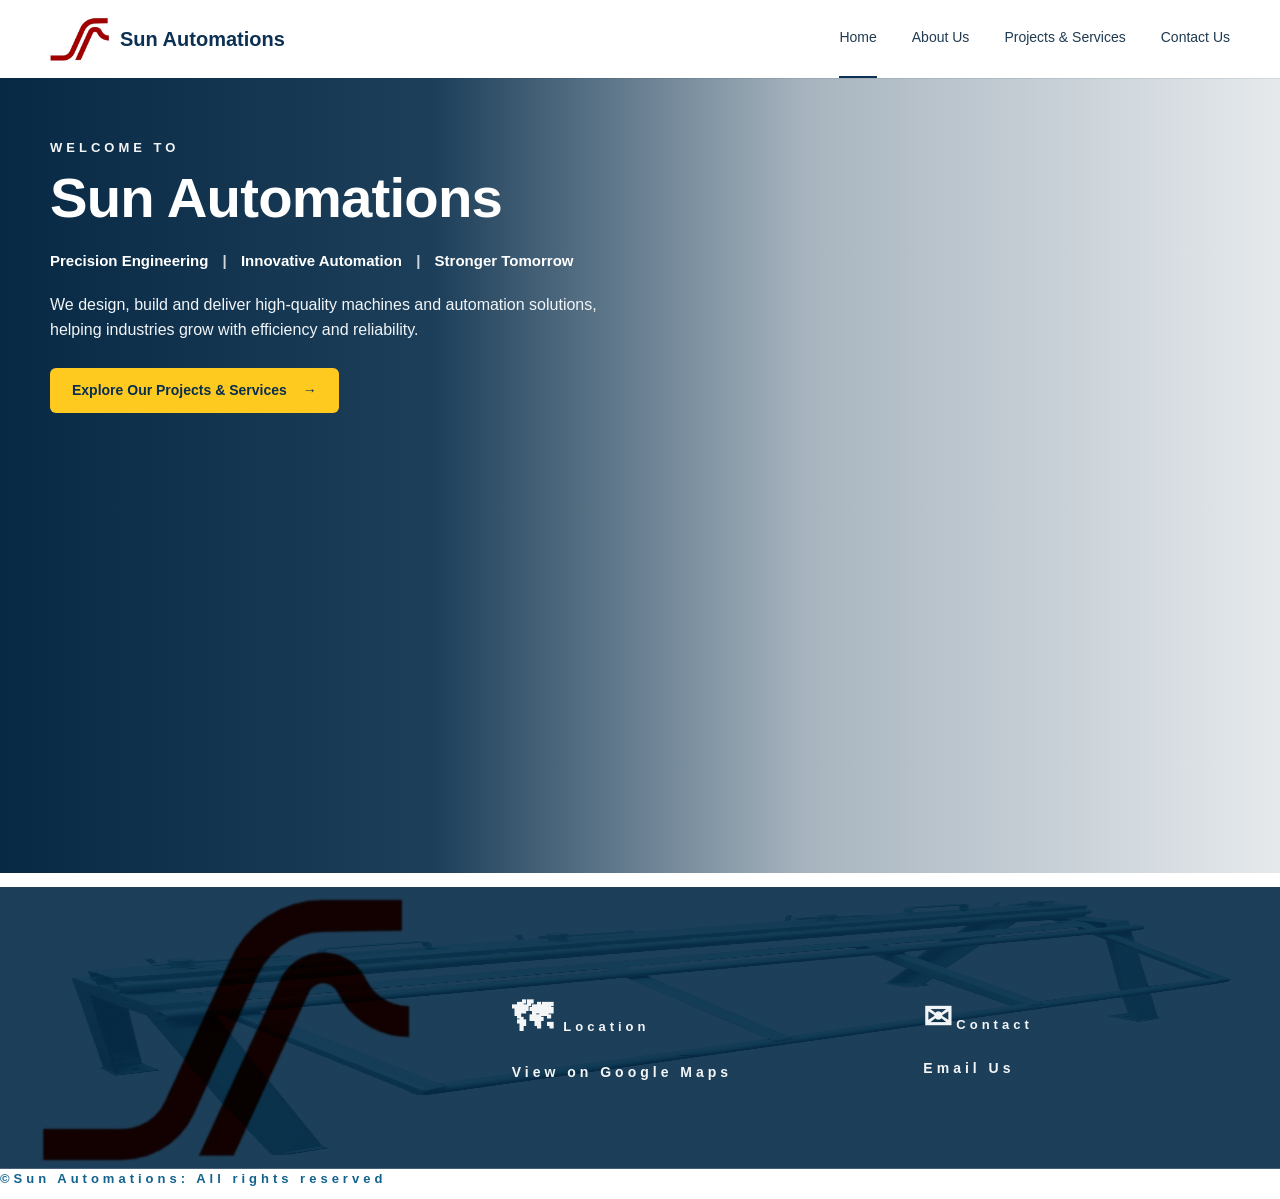
<file: index.html>
<!DOCTYPE html>
<html lang="en">
<head>
  <meta charset="UTF-8" />
  <meta name="viewport" content="width=device-width, initial-scale=1.0" />
  <meta name="description" content="Sun Automations" />
  <title>Sun Automations</title>
  <link rel="stylesheet" href="./style.css" />
</head>
<body>
  <header class="site-header">
    <div class="container nav-wrap">
      <a class="brand" href="#home" aria-label="Sun Automations home">
        <span class="brand-item">
          <span class="logo" aria-hidden="true"><img src="./Assets/Logo.jpeg" alt="Logo icon" /></span>
          <span>Sun Automations</span>
        </span>
      </a>

      <button class="menu-toggle" aria-label="Toggle navigation" aria-expanded="false">☰</button>
      <nav class="main-nav" aria-label="Main navigation">
        <a class="active" href="./index.html">Home</a>
        <a href="./about.html">About Us</a>
        <a href="./projects.html">Projects &amp; Services</a>
        <a href="./contact.html">Contact Us</a>
      </nav>
    </div>
  </header>
    <main>
    <section id="home" class="home">
      <div class="container hero-content">
        <div class="hero-copy">
          <p class="eyebrow light">WELCOME TO</p>
          <h1>Sun Automations</h1>
          <p class="tagline">Precision Engineering <span>|</span> Innovative Automation <span>|</span> Stronger Tomorrow</p>
          <p class="hero-description">We design, build and deliver high-quality machines and automation solutions, helping industries grow with efficiency and reliability.</p>
          <a class="btn btn-primary" href="./projects.html">Explore Our Projects &amp; Services <span>→</span></a>
        </div>
      </div>
    <div class="image-slider">
    <img src="./Assets/Background.jpeg" alt="Image 1">
    <img src="./Assets/footer.jpeg" alt="Image 2">
    <img src="./Assets/machine1.jpeg" alt="Image 3">
    <img src="./Assets/machine2.jpeg" alt="Image 4">
    </div>
    </section>
  </main>
  <footer>
  <section id="home" class="footer">
    <div class="footer-overlay"></div>
  <div class="footer-section footer-brand">
    <img src="./Assets/Logo.jpeg" alt="Sun Automations Logo" class="footer-logo" />
  </div>
  <div class="footer-section">
    <h3 class="eyebrow light"><span style='font-size:40px;'>&#128506;</span> Location</h3>
    <p class="eyebrow light"> <a href="https://maps.app.goo.gl/ydB1p9qRb4KfrKTp9?g_st=aw" target="_blank" rel="Company Location">View on Google Maps</a></p>
  </div>

  <div class="footer-section">
    <h3 class="eyebrow light"><span style='font-size:35px;'> ✉</span>Contact </h3>
    <p class="eyebrow light">
  <a href="https://mail.google.com/mail/?view=cm&fs=1&to=sunautomats@gmail.com"
     target="_blank">Email Us </a>
</p>
  </div>

  </section><p class="eyebrow">©Sun Automations: All rights reserved</p>
</footer>
<script>
    const toggle = document.querySelector('.menu-toggle');
    const nav = document.querySelector('.main-nav');
    toggle.addEventListener('click', () => {
      const open = nav.classList.toggle('open');
      toggle.setAttribute('aria-expanded', open);
    });
    nav.querySelectorAll('a').forEach(link => link.addEventListener('click', () => nav.classList.remove('open')));
  </script>
</body>
</html>
</file>
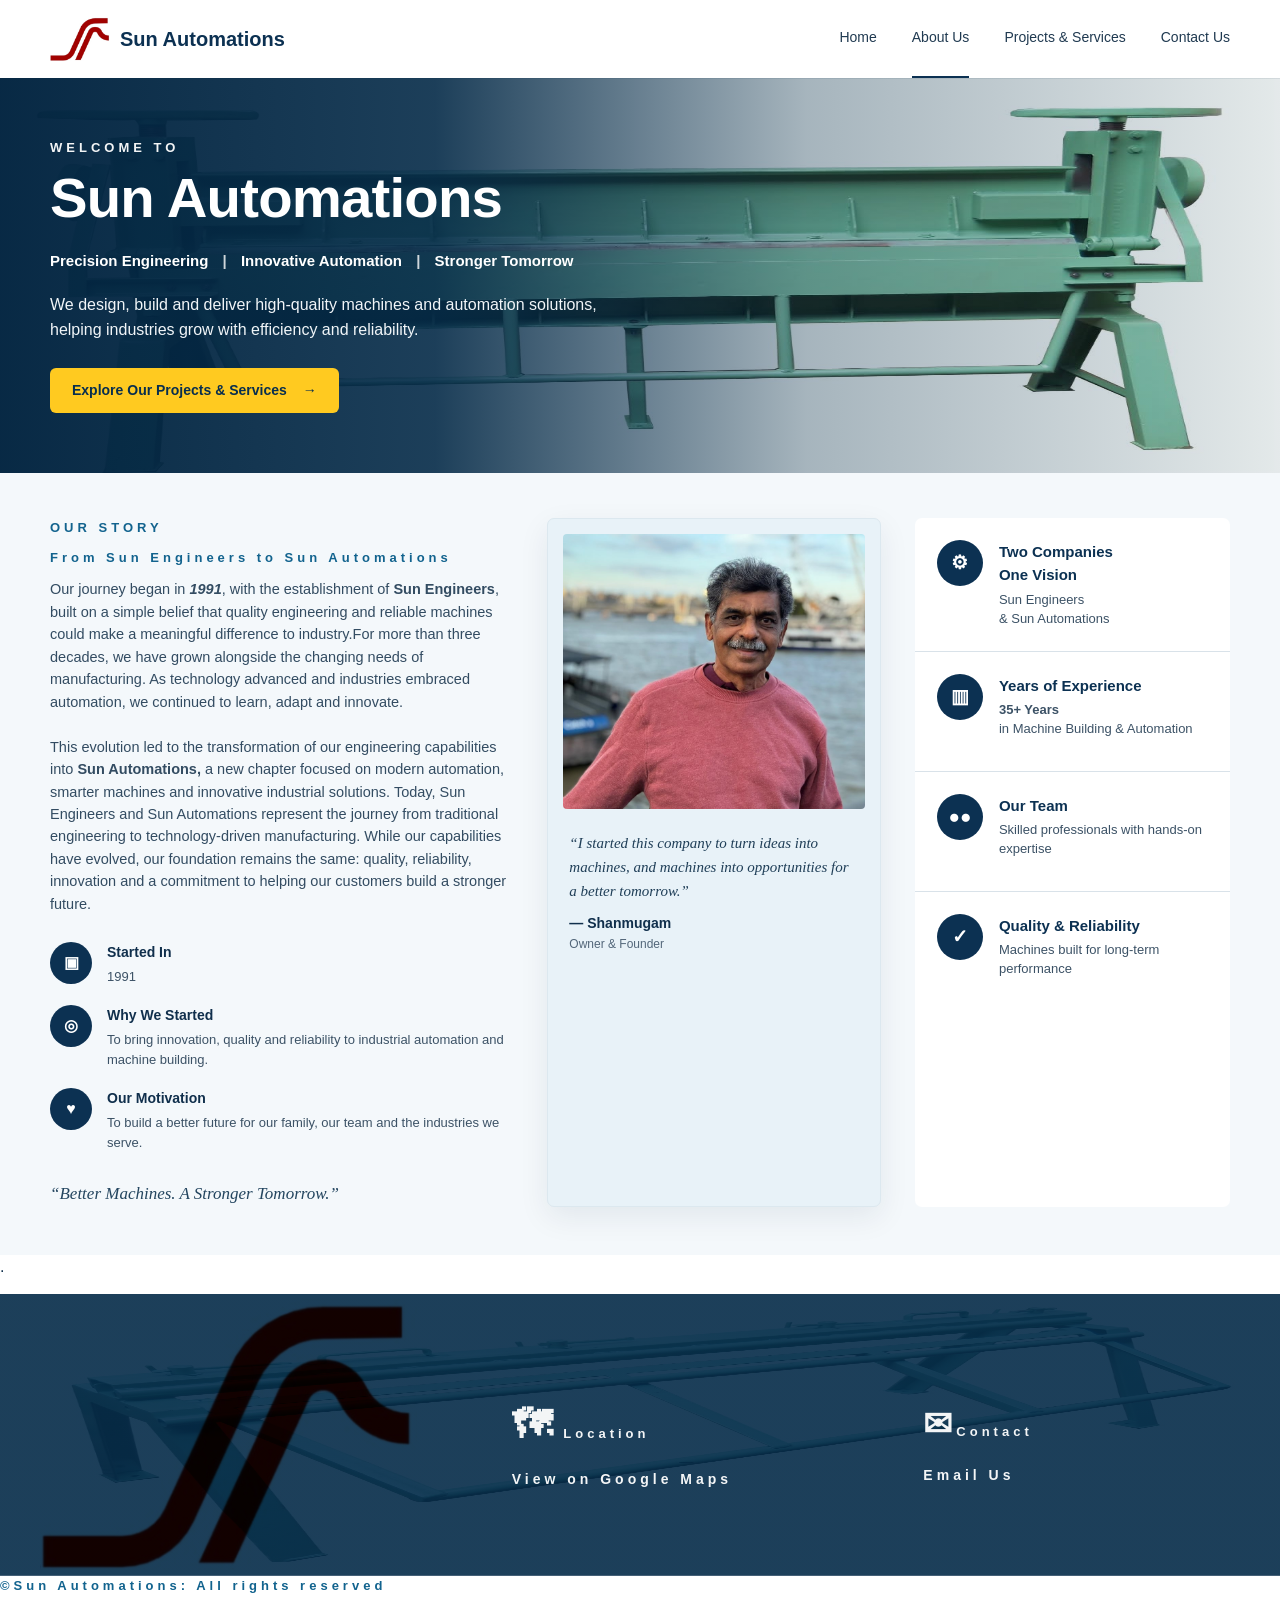
<file: about.html>
<!DOCTYPE html>
<html lang="en">
<head>
  <meta charset="UTF-8" />
  <meta name="viewport" content="width=device-width, initial-scale=1.0" />
  <meta name="description" content="Sun Automations" />
  <title>About Us | Sun Automations</title>
  <link rel="stylesheet" href="./style.css" />
</head>
<body>
  <header class="site-header">
    <div class="container nav-wrap">
      <a class="brand" href="#home" aria-label="Sun Automations home">
        <span class="brand-item">
          <span class="logo" aria-hidden="true"><img src="./Assets/Logo.jpeg" alt="Logo icon" /></span>
          <span>Sun Automations</span>
        </span>
      </a>

      <button class="menu-toggle" aria-label="Toggle navigation" aria-expanded="false">☰</button>
      <nav class="main-nav" aria-label="Main navigation">
        <a href="./index.html">Home</a>
        <a class="active" href="./about.html">About Us</a>
        <a href="./projects.html">Projects &amp; Services</a>
        <a href="./contact.html">Contact Us</a>
      </nav>
    </div>
  </header>

  <main>
    <section id="home" class="hero">
      <div class="hero-overlay"></div>
      <div class="container hero-content">
        <div class="hero-copy">
          <p class="eyebrow light">WELCOME TO</p>
          <h1>Sun Automations</h1>
          <p class="tagline">Precision Engineering <span>|</span> Innovative Automation <span>|</span> Stronger Tomorrow</p>
          <p class="hero-description">We design, build and deliver high-quality machines and automation solutions, helping industries grow with efficiency and reliability.</p>
          <a class="btn btn-primary" href="./projects.html">Explore Our Projects &amp; Services <span>→</span></a>
        </div>
      </div>
    </section>

    <section id="about" class="story section">
      <div class="container story-grid">
        <div class="story-copy">
          <p class="eyebrow">OUR STORY</p>
          <p class="eyebrow">From Sun Engineers to Sun Automations</p>
          <p>Our journey began in <b><i>1991</i></b>, with the establishment of <b>Sun Engineers</b>, built on a simple belief that quality engineering and reliable machines could make a meaningful difference to industry.For more than three decades, we have grown alongside the changing needs of manufacturing. As technology advanced and industries embraced automation, we continued to learn, adapt and innovate. <br /> 
            <br />
            This evolution led to the transformation of our engineering capabilities into <b>Sun Automations, </b>a new chapter focused on modern automation, smarter machines and innovative industrial solutions. Today, Sun Engineers and Sun Automations represent the journey from traditional engineering to technology-driven manufacturing. While our capabilities have evolved, our foundation remains the same: quality, reliability, innovation and a commitment to helping our customers build a stronger future.</p>

          <div class="story-points">
            <article class="story-point">
              <div class="icon-circle">▣</div>
              <div><h3>Started In</h3><p>1991</p></div>
            </article>
            <article class="story-point">
              <div class="icon-circle">◎</div>
              <div><h3>Why We Started</h3><p>To bring innovation, quality and reliability to industrial automation and machine building.</p></div>
            </article>
            <article class="story-point">
              <div class="icon-circle">♥</div>
              <div><h3>Our Motivation</h3><p>To build a better future for our family, our team and the industries we serve.</p></div>
            </article>
          </div>

          <p class="signature-quote">“Better Machines. A Stronger Tomorrow.”</p>
        </div>

        <div class="founder-card">
          <img src="./Assets/Founder.jpeg" alt="Shanmugam, owner and founder" />
          <blockquote>“I started this company to turn ideas into machines, and machines into opportunities for a better tomorrow.”</blockquote>
          <p class="quote-author">— Shanmugam</p>
          <p class="quote-role">Owner &amp; Founder</p>
        </div>

        <aside class="facts">
          <div class="fact">
            <div class="fact-icon">⚙</div>
            <div><h3>Two Companies<br />One Vision</h3><p>Sun Engineers<br />&amp; Sun Automations</p></div>
          </div>
          <div class="fact">
            <div class="fact-icon">▥</div>
            <div><h3>Years of Experience</h3><p><strong>35+ Years</strong><br />in Machine Building &amp; Automation</p></div>
          </div>
          <div class="fact">
            <div class="fact-icon">●●</div>
            <div><h3>Our Team</h3><p>Skilled professionals with hands-on expertise</p></div>
          </div>
          <div class="fact">
            <div class="fact-icon">✓</div>
            <div><h3>Quality &amp; Reliability</h3><p>Machines built for long-term performance</p></div>
          </div>
        </aside>
      </div>
    </section>
  </main>
  <footer>.
  <section id="home" class="footer">
    <div class="footer-overlay"></div>
  <div class="footer-section footer-brand">
    <img src="./Assets/Logo.jpeg" alt="Sun Automations Logo" class="footer-logo" />
  </div>
  <div class="footer-section">
    <h3 class="eyebrow light"><span style='font-size:40px;'>&#128506;</span> Location</h3>
    <p class="eyebrow light"> <a href="https://maps.app.goo.gl/ydB1p9qRb4KfrKTp9?g_st=aw" target="_blank" rel="Company Location">View on Google Maps</a></p>
  </div>

  <div class="footer-section">
    <h3 class="eyebrow light"><span style='font-size:35px;'> ✉</span>Contact </h3>
    <p class="eyebrow light">
  <a href="https://mail.google.com/mail/?view=cm&fs=1&to=sunautomats@gmail.com"
     target="_blank">Email Us </a>
</p>
  </div>

  </section><p class="eyebrow">©Sun Automations: All rights reserved</p>
</footer>
<script>
    const toggle = document.querySelector('.menu-toggle');
    const nav = document.querySelector('.main-nav');
    toggle.addEventListener('click', () => {
      const open = nav.classList.toggle('open');
      toggle.setAttribute('aria-expanded', open);
    });
    nav.querySelectorAll('a').forEach(link => link.addEventListener('click', () => nav.classList.remove('open')));
  </script>
</body>
</html>
</file>
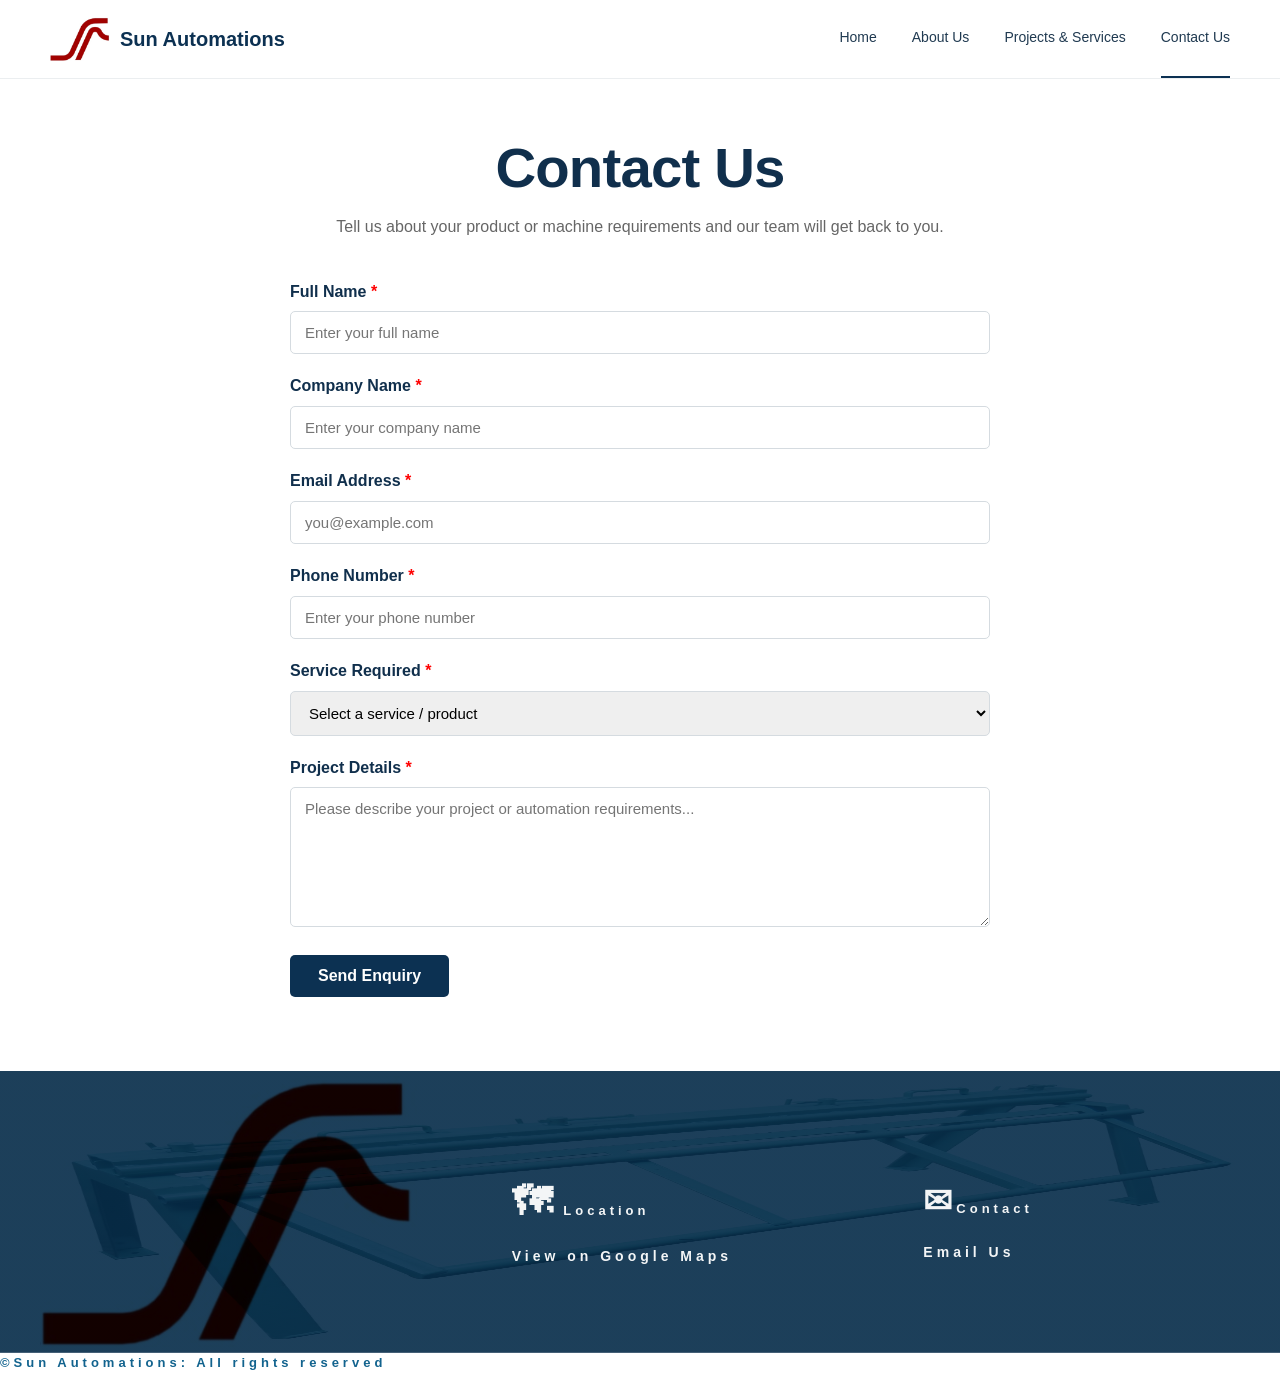
<file: contact.html>
<!DOCTYPE html>
<html lang="en">
<head>
  <meta charset="UTF-8" />
  <meta name="viewport" content="width=device-width, initial-scale=1.0" />
  <meta name="description" content="Sun Automations" />
  <title>Contact Us | Sun Automations</title>
  <link rel="stylesheet" href="./style.css" />
</head>
<body>
  <header class="site-header">
    <div class="container nav-wrap">
      <a class="brand" href="#home" aria-label="Sun Automations home">
        <span class="brand-item">
          <span class="logo" aria-hidden="true"><img src="./Assets/Logo.jpeg" alt="Logo icon" /></span>
          <span>Sun Automations</span>
        </span>
      </a>

      <button class="menu-toggle" aria-label="Toggle navigation" aria-expanded="false">☰</button>
      <nav class="main-nav" aria-label="Main navigation">
        <a href="./index.html">Home</a>
        <a href="./about.html">About Us</a>
        <a href="./projects.html">Projects &amp; Services</a>
        <a class="active" href="./contact.html">Contact Us</a>
      </nav>
    </div>
  </header>
    <main>
        <section class="contact-page">

            <div class="container">

                <div class="contact-heading">

                    <h1>Contact Us</h1>

                    <p>
                       Tell us about your product or machine requirements
    and our team will get back to you.
                    </p>

                </div>


                <!-- CONTACT FORM -->

                <form class="contact-form"
                      action="./send-email.php"
                      method="POST">

                    <!-- NAME -->
                    <div class="form-group">

                        <label for="name">
                            Full Name <span class="required">*</span>
                        </label>

                        <input
                            type="text"
                            id="name"
                            name="name"
                            placeholder="Enter your full name"
                            required
                        >

                    </div>


                    <!-- COMPANY -->
                    <div class="form-group">

                        <label for="company">
                            Company Name <span class="required">*</span>
                        </label>

                        <input
                            type="text"
                            id="company"
                            name="company"
                            placeholder="Enter your company name"
                            required
                        >

                    </div>


                    <!-- EMAIL -->
                    <div class="form-group">

                        <label for="email">
                            Email Address <span class="required">*</span>
                        </label>

                        <input
                            type="email"
                            id="email"
                            name="email"
                            placeholder="you@example.com"
                            required
                        >

                    </div>


                    <!-- PHONE -->
                    <div class="form-group">

                        <label for="phone">
                            Phone Number <span class="required">*</span>
                        </label>

                        <input
                            type="tel"
                            id="phone"
                            name="phone"
                            placeholder="Enter your phone number"
                            required
                        >

                    </div>


                    <!-- SERVICE -->
                    <div class="form-group">

                        <label for="service">
                            Service Required <span class="required">*</span>
                        </label>

                        <select id="service" name="service" required>

    <option value="">Select a service / product</option>

    <optgroup label="Belt Conveyor Parts">
        <option value="Steel Tube Conveyor Rollers">
            Steel Tube Conveyor Rollers
        </option>

        <option value="Drive Pulley for Belt Conveyor">
            Drive Pulley for Belt Conveyor
        </option>

        <option value="Tail Pulley for Belt Conveyor">
            Tail Pulley for Belt Conveyor
        </option>

        <option value="Guide Rollers">
            Guide Rollers
        </option>

        <option value="Impact Rollers">
            Impact Rollers
        </option>

        <option value="Idler Roller Frames">
            Idler Roller Frames
        </option>

        <option value="Return Rollers">
            Return Rollers
        </option>

        <option value="Return Roller Mounting Brackets">
            Return Roller Mounting Brackets
        </option>

        <option value="Belt Adjustment Attachment">
            Belt Adjustment Attachment
        </option>
    </optgroup>


    <optgroup label="Industrial Spare Parts">
        <option value="Sugar Mill Spare Parts">
            Sugar Mill Spare Parts
        </option>

        <option value="Paper Mill Spare Parts">
            Paper Mill Spare Parts
        </option>

        <option value="Cement Plant Spare Parts">
            Cement Plant Spare Parts
        </option>
    </optgroup>


    <optgroup label="Machines">
        <option value="Concrete Block Machine">
            Concrete Block Machines
        </option>

        <option value="Paver Block Machine">
            Paver Block Machines
        </option>

        <option value="Interlock Block Machine">
            Interlock Block Machines
        </option>

        <option value="Multicolour Paver Block Machine">
            Multicolour Paver Block Machines
        </option>

        <option value="Hydraulic Deep Drawing Press">
            Hydraulic Deep Drawing Press
        </option>

        <option value="Profile Bending Machine">
            Profile Bending Machines
        </option>
    </optgroup>

</select>

                    </div>


                    <!-- PROJECT DETAILS -->
                    <div class="form-group">

                        <label for="message">
                            Project Details <span class="required">*</span>
                        </label>

                        <textarea
                            id="message"
                            name="message"
                            rows="6"
                            placeholder="Please describe your project or automation requirements..."
                            required
                        ></textarea>

                    </div>


                    <!-- SUBMIT -->
                    <button type="submit">
                        Send Enquiry
                    </button>

                </form>

            </div>

        </section>
  </main>
  <footer>
  <section id="home" class="footer">
    <div class="footer-overlay"></div>
  <div class="footer-section footer-brand">
    <img src="./Assets/Logo.jpeg" alt="Sun Automations Logo" class="footer-logo" />
  </div>
  <div class="footer-section">
    <h3 class="eyebrow light"><span style='font-size:40px;'>&#128506;</span> Location</h3>
    <p class="eyebrow light"> <a href="https://maps.app.goo.gl/ydB1p9qRb4KfrKTp9?g_st=aw" target="_blank" rel="Company Location">View on Google Maps</a></p>
  </div>

  <div class="footer-section">
    <h3 class="eyebrow light"><span style='font-size:35px;'> ✉</span>Contact </h3>
    <p class="eyebrow light">
  <a href="https://mail.google.com/mail/?view=cm&fs=1&to=sunautomats@gmail.com"
     target="_blank">Email Us </a>
</p>
  </div>

  </section><p class="eyebrow">©Sun Automations: All rights reserved</p>
</footer>
<script>
    const toggle = document.querySelector('.menu-toggle');
    const nav = document.querySelector('.main-nav');
    toggle.addEventListener('click', () => {
      const open = nav.classList.toggle('open');
      toggle.setAttribute('aria-expanded', open);
    });
    nav.querySelectorAll('a').forEach(link => link.addEventListener('click', () => nav.classList.remove('open')));
  </script>
</body>
</html>
</file>
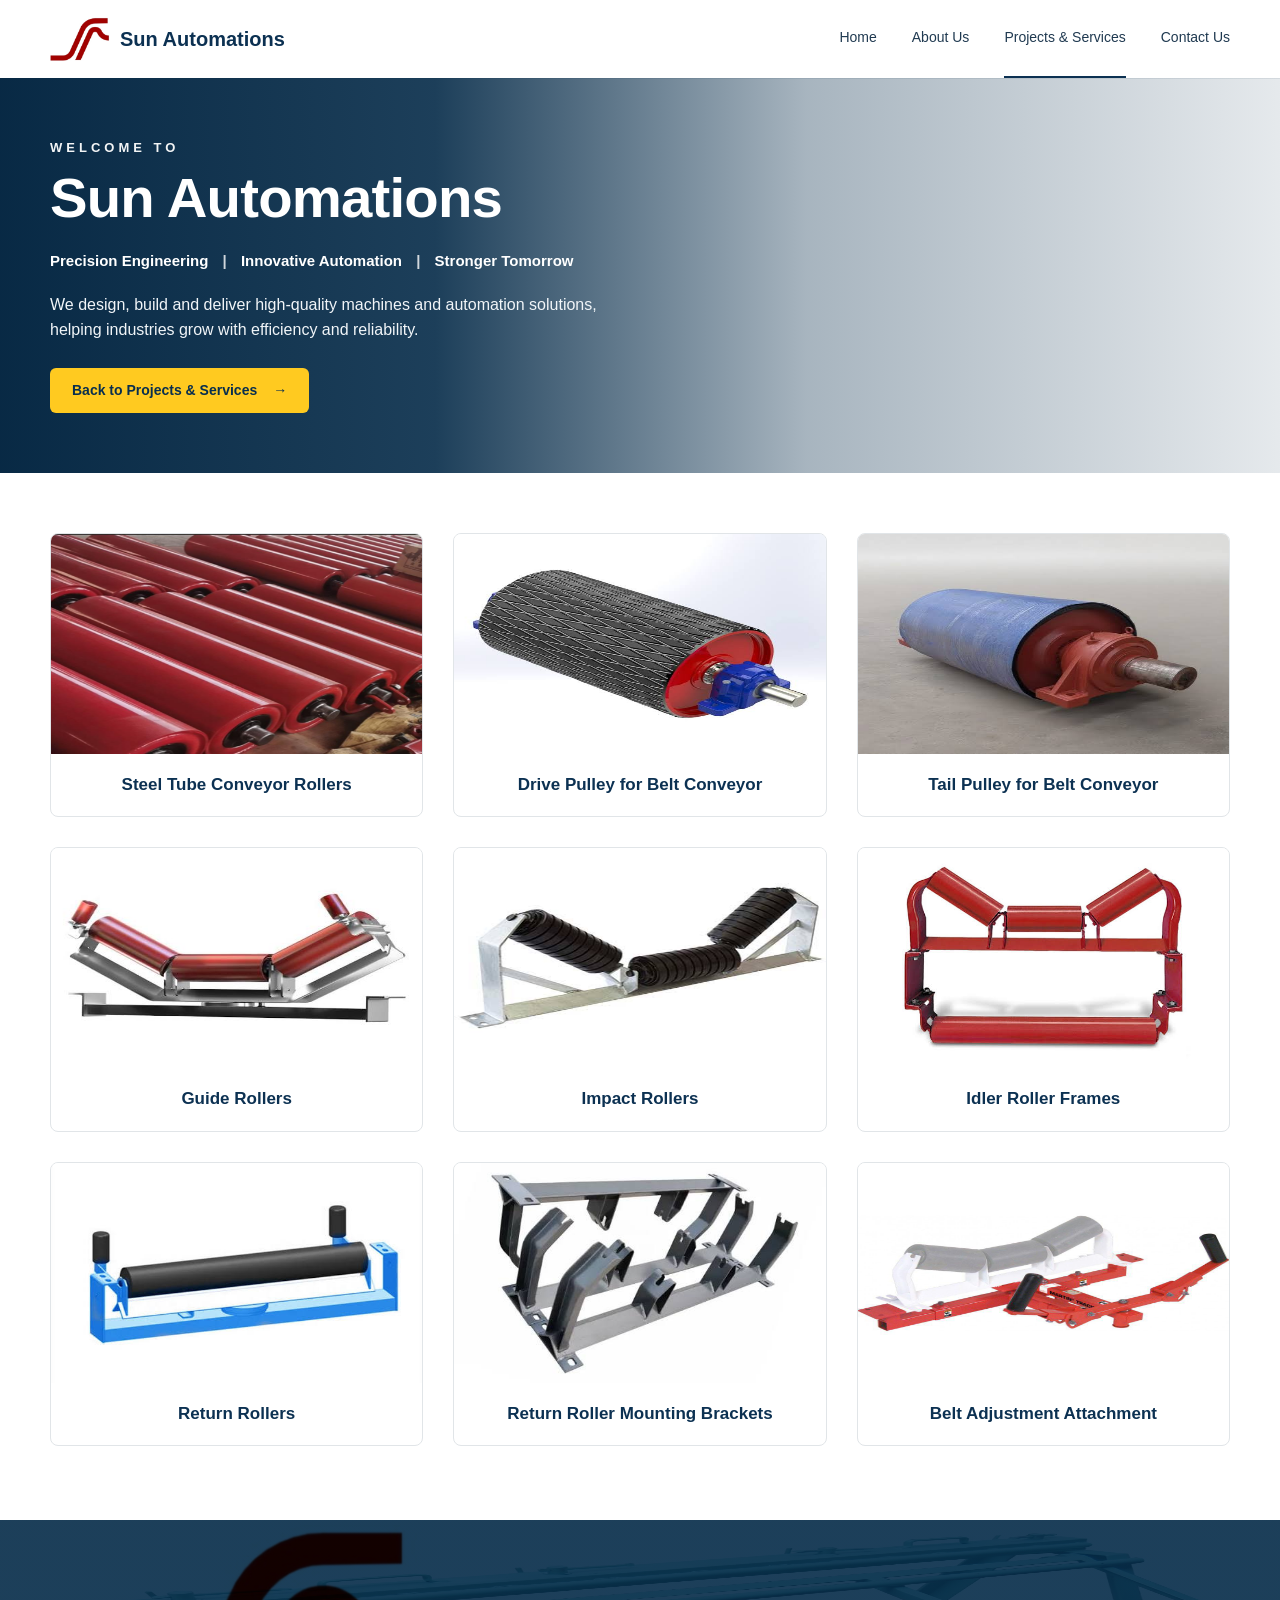
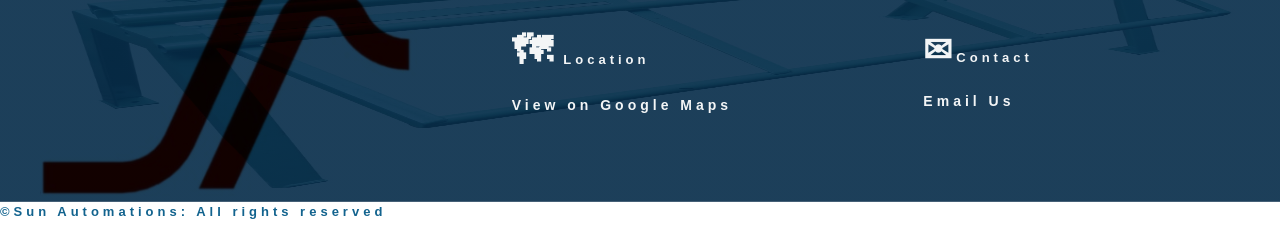
<file: conveyor.html>
<!DOCTYPE html>
<html lang="en">
<head>
  <meta charset="UTF-8" />
  <meta name="viewport" content="width=device-width, initial-scale=1.0" />
  <meta name="description" content="Sun Automations" />
  <title>Belt Conveyor Parts | Sun Automations</title>
  <link rel="stylesheet" href="./style.css" />
</head>
<body>
  <header class="site-header">
    <div class="container nav-wrap">
      <a class="brand" href="#home" aria-label="Sun Automations home">
        <span class="brand-item">
          <span class="logo" aria-hidden="true"><img src="./Assets/Logo.jpeg" alt="Logo icon" /></span>
          <span>Sun Automations</span>
        </span>
      </a>

      <button class="menu-toggle" aria-label="Toggle navigation" aria-expanded="false">☰</button>
      <nav class="main-nav" aria-label="Main navigation">
        <a href="./index.html">Home</a>
        <a href="./about.html">About Us</a>
        <a class="active" href="./projects.html">Projects &amp; Services</a>
        <a href="./contact.html">Contact Us</a>
      </nav>
    </div>
  </header>
    <main>
        <section id="home" class="home">
      <div class="container hero-content">
        <div class="hero-copy">
          <p class="eyebrow light">WELCOME TO</p>
          <h1>Sun Automations</h1>
          <p class="tagline">Precision Engineering <span>|</span> Innovative Automation <span>|</span> Stronger Tomorrow</p>
          <p class="hero-description">We design, build and deliver high-quality machines and automation solutions, helping industries grow with efficiency and reliability.</p>
          <a class="btn btn-primary" href="./projects.html">Back to Projects &amp; Services <span>→</span></a>
        </div>
      </div>
      </section>
      <section class="products-section">
    <div class="container">

        <div class="products-grid">

            <div class="product-card">
                <img src="./Assets/conveyors/steel.jfif" alt="Steel Tube Conveyor Rollers">
                <h3>Steel Tube Conveyor Rollers</h3>
            </div>

            <div class="product-card">
                <img src="./Assets/conveyors/drive.jfif" alt="Drive Pulley for Belt Conveyor">
                <h3>Drive Pulley for Belt Conveyor</h3>
            </div>

            <div class="product-card">
                <img src="./Assets/conveyors/tail.jfif" alt="Tail Pulley for Belt Conveyor">
                <h3>Tail Pulley for Belt Conveyor</h3>
            </div>

            <div class="product-card">
                <img src="./Assets/conveyors/guide.jfif" alt="Guide Rollers">
                <h3>Guide Rollers</h3>
            </div>

            <div class="product-card">
                <img src="./Assets/conveyors/impact.jfif" alt="Impact Rollers">
                <h3>Impact Rollers</h3>
            </div>

            <div class="product-card">
                <img src="./Assets/conveyors/idler.jfif" alt="Idler Roller Frames">
                <h3>Idler Roller Frames</h3>
            </div>

            <div class="product-card">
                <img src="./Assets/conveyors/return.jfif" alt="Return Rollers">
                <h3>Return Rollers</h3>
            </div>

            <div class="product-card">
                <img src="./Assets/conveyors/brackets.jfif" alt="Return Roller Mounting Brackets">
                <h3>Return Roller Mounting Brackets</h3>
            </div>

            <div class="product-card">
                <img src="./Assets/conveyors/adjustment.jfif" alt="Belt Adjustment Attachment">
                <h3>Belt Adjustment Attachment</h3>
            </div>

        </div>

    </div>
</section>
  </main>
  <footer>
  <section id="home" class="footer">
    <div class="footer-overlay"></div>
  <div class="footer-section footer-brand">
    <img src="./Assets/Logo.jpeg" alt="Sun Automations Logo" class="footer-logo" />
  </div>
  <div class="footer-section">
    <h3 class="eyebrow light"><span style='font-size:40px;'>&#128506;</span> Location</h3>
    <p class="eyebrow light"> <a href="https://maps.app.goo.gl/ydB1p9qRb4KfrKTp9?g_st=aw" target="_blank" rel="Company Location">View on Google Maps</a></p>
  </div>

  <div class="footer-section">
    <h3 class="eyebrow light"><span style='font-size:35px;'> ✉</span>Contact </h3>
    <p class="eyebrow light">
  <a href="https://mail.google.com/mail/?view=cm&fs=1&to=sunautomats@gmail.com"
     target="_blank">Email Us </a>
</p>
  </div>

  </section><p class="eyebrow">©Sun Automations: All rights reserved</p>
</footer>
<script>
    const toggle = document.querySelector('.menu-toggle');
    const nav = document.querySelector('.main-nav');
    toggle.addEventListener('click', () => {
      const open = nav.classList.toggle('open');
      toggle.setAttribute('aria-expanded', open);
    });
    nav.querySelectorAll('a').forEach(link => link.addEventListener('click', () => nav.classList.remove('open')));
  </script>
</body>
</html>
</file>
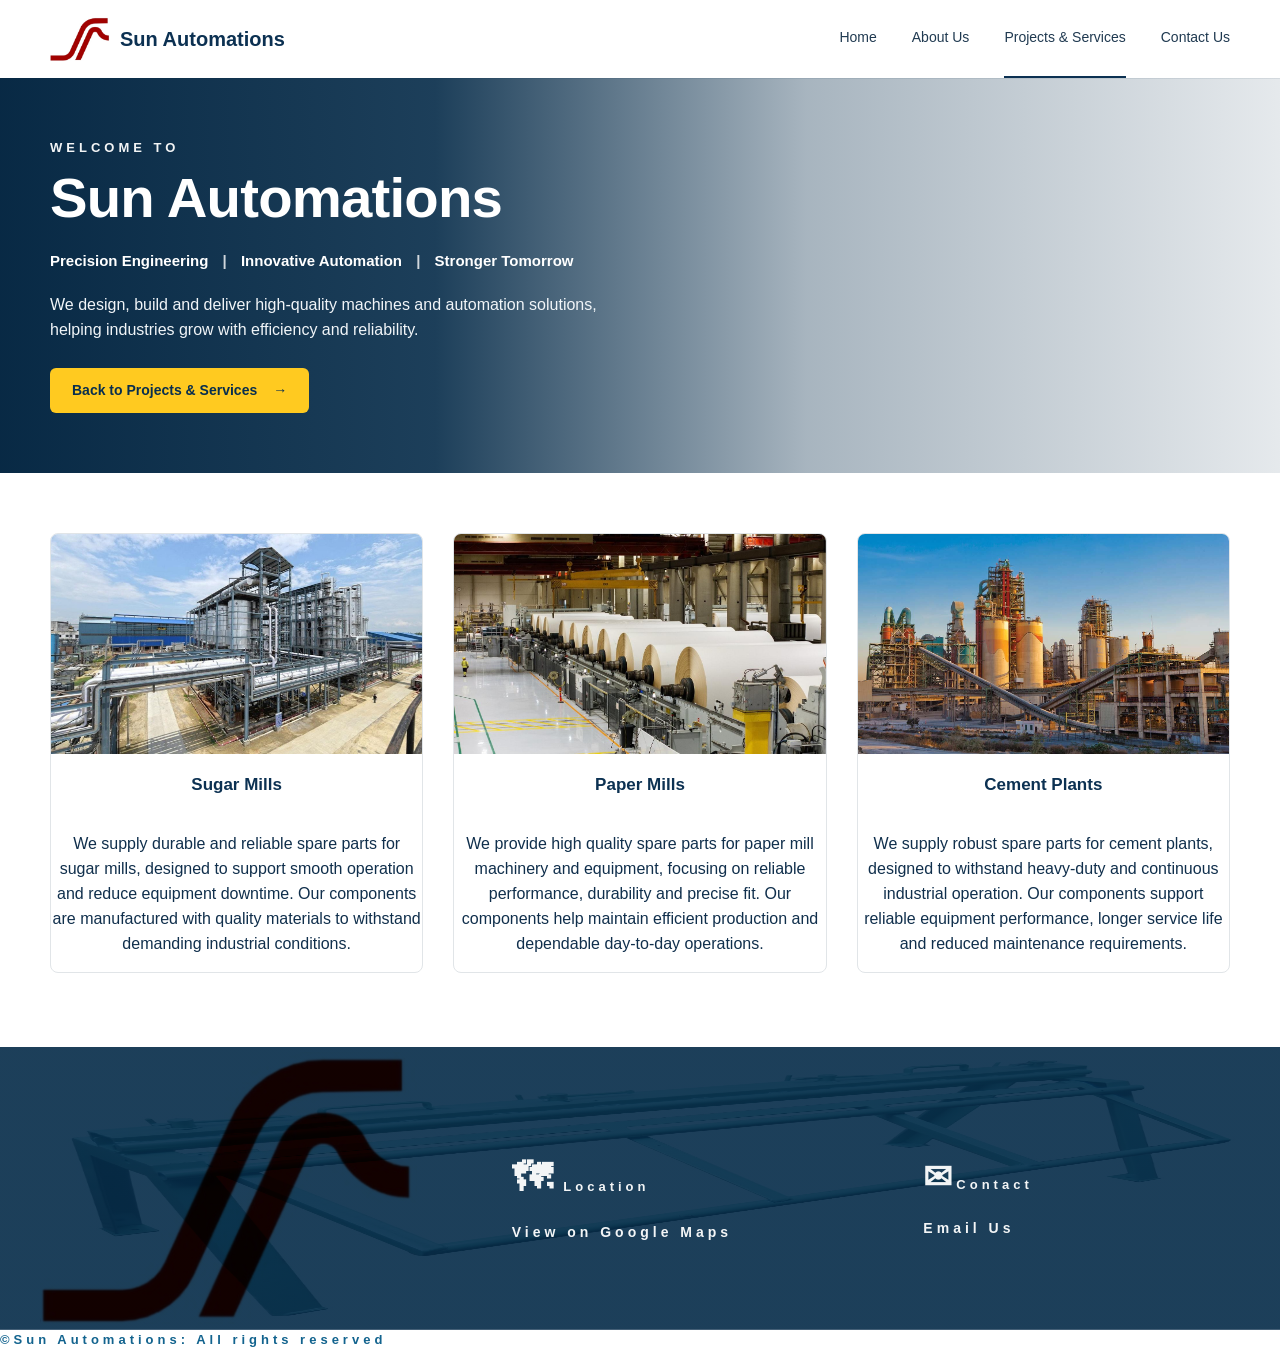
<file: Industry.html>
<!DOCTYPE html>
<html lang="en">
<head>
  <meta charset="UTF-8" />
  <meta name="viewport" content="width=device-width, initial-scale=1.0" />
  <meta name="description" content="Sun Automations" />
  <title>Industry Spare Parts | Sun Automations</title>
  <link rel="stylesheet" href="./style.css" />
</head>
<body>
  <header class="site-header">
    <div class="container nav-wrap">
      <a class="brand" href="#home" aria-label="Sun Automations home">
        <span class="brand-item">
          <span class="logo" aria-hidden="true"><img src="./Assets/Logo.jpeg" alt="Logo icon" /></span>
          <span>Sun Automations</span>
        </span>
      </a>

      <button class="menu-toggle" aria-label="Toggle navigation" aria-expanded="false">☰</button>
      <nav class="main-nav" aria-label="Main navigation">
        <a href="./index.html">Home</a>
        <a href="./about.html">About Us</a>
        <a class="active" href="./projects.html">Projects &amp; Services</a>
        <a href="./contact.html">Contact Us</a>
      </nav>
    </div>
  </header>
    <main>
        <section id="home" class="home">
      <div class="container hero-content">
        <div class="hero-copy">
          <p class="eyebrow light">WELCOME TO</p>
          <h1>Sun Automations</h1>
          <p class="tagline">Precision Engineering <span>|</span> Innovative Automation <span>|</span> Stronger Tomorrow</p>
          <p class="hero-description">We design, build and deliver high-quality machines and automation solutions, helping industries grow with efficiency and reliability.</p>
          <a class="btn btn-primary" href="./projects.html">Back to Projects &amp; Services <span>→</span></a>
        </div>
      </div>
      </section>
      <section class="products-section">
    <div class="container">

        <div class="products-grid">

            <div class="product-card">
                <img src="./Assets/industry/sugar.jfif" alt="Sugar Mills">
                <h3>Sugar Mills</h3>
                <p> We supply durable and reliable spare parts for sugar mills, designed to support smooth operation and reduce equipment downtime. Our components are manufactured with quality materials to withstand demanding industrial conditions.</p>
            </div>

            <div class="product-card">
                <img src="./Assets/industry/paper.jfif" alt="Paper Mills">
                <h3>Paper Mills</h3>
                <p>We provide high quality spare parts for paper mill machinery and equipment, focusing on reliable performance, durability and precise fit. Our components help maintain efficient production and dependable day-to-day operations.</p>
            </div>

            <div class="product-card">
                <img src="./Assets/industry/cement.jfif" alt="Cement Plants">
                <h3>Cement Plants</h3>
                <p>We supply robust spare parts for cement plants, designed to withstand heavy-duty and continuous industrial operation. Our components support reliable equipment performance, longer service life and reduced maintenance requirements.</p>
            </div>
        </div>

    </div>
</section>
  </main>
  <footer>
  <section id="home" class="footer">
    <div class="footer-overlay"></div>
  <div class="footer-section footer-brand">
    <img src="./Assets/Logo.jpeg" alt="Sun Automations Logo" class="footer-logo" />
  </div>
  <div class="footer-section">
    <h3 class="eyebrow light"><span style='font-size:40px;'>&#128506;</span> Location</h3>
    <p class="eyebrow light"> <a href="https://maps.app.goo.gl/ydB1p9qRb4KfrKTp9?g_st=aw" target="_blank" rel="Company Location">View on Google Maps</a></p>
  </div>

  <div class="footer-section">
    <h3 class="eyebrow light"><span style='font-size:35px;'> ✉</span>Contact </h3>
    <p class="eyebrow light">
  <a href="https://mail.google.com/mail/?view=cm&fs=1&to=sunautomats@gmail.com"
     target="_blank">Email Us </a>
</p>
  </div>

  </section><p class="eyebrow">©Sun Automations: All rights reserved</p>
</footer>
<script>
    const toggle = document.querySelector('.menu-toggle');
    const nav = document.querySelector('.main-nav');
    toggle.addEventListener('click', () => {
      const open = nav.classList.toggle('open');
      toggle.setAttribute('aria-expanded', open);
    });
    nav.querySelectorAll('a').forEach(link => link.addEventListener('click', () => nav.classList.remove('open')));
  </script>
</body>
</html>
</file>
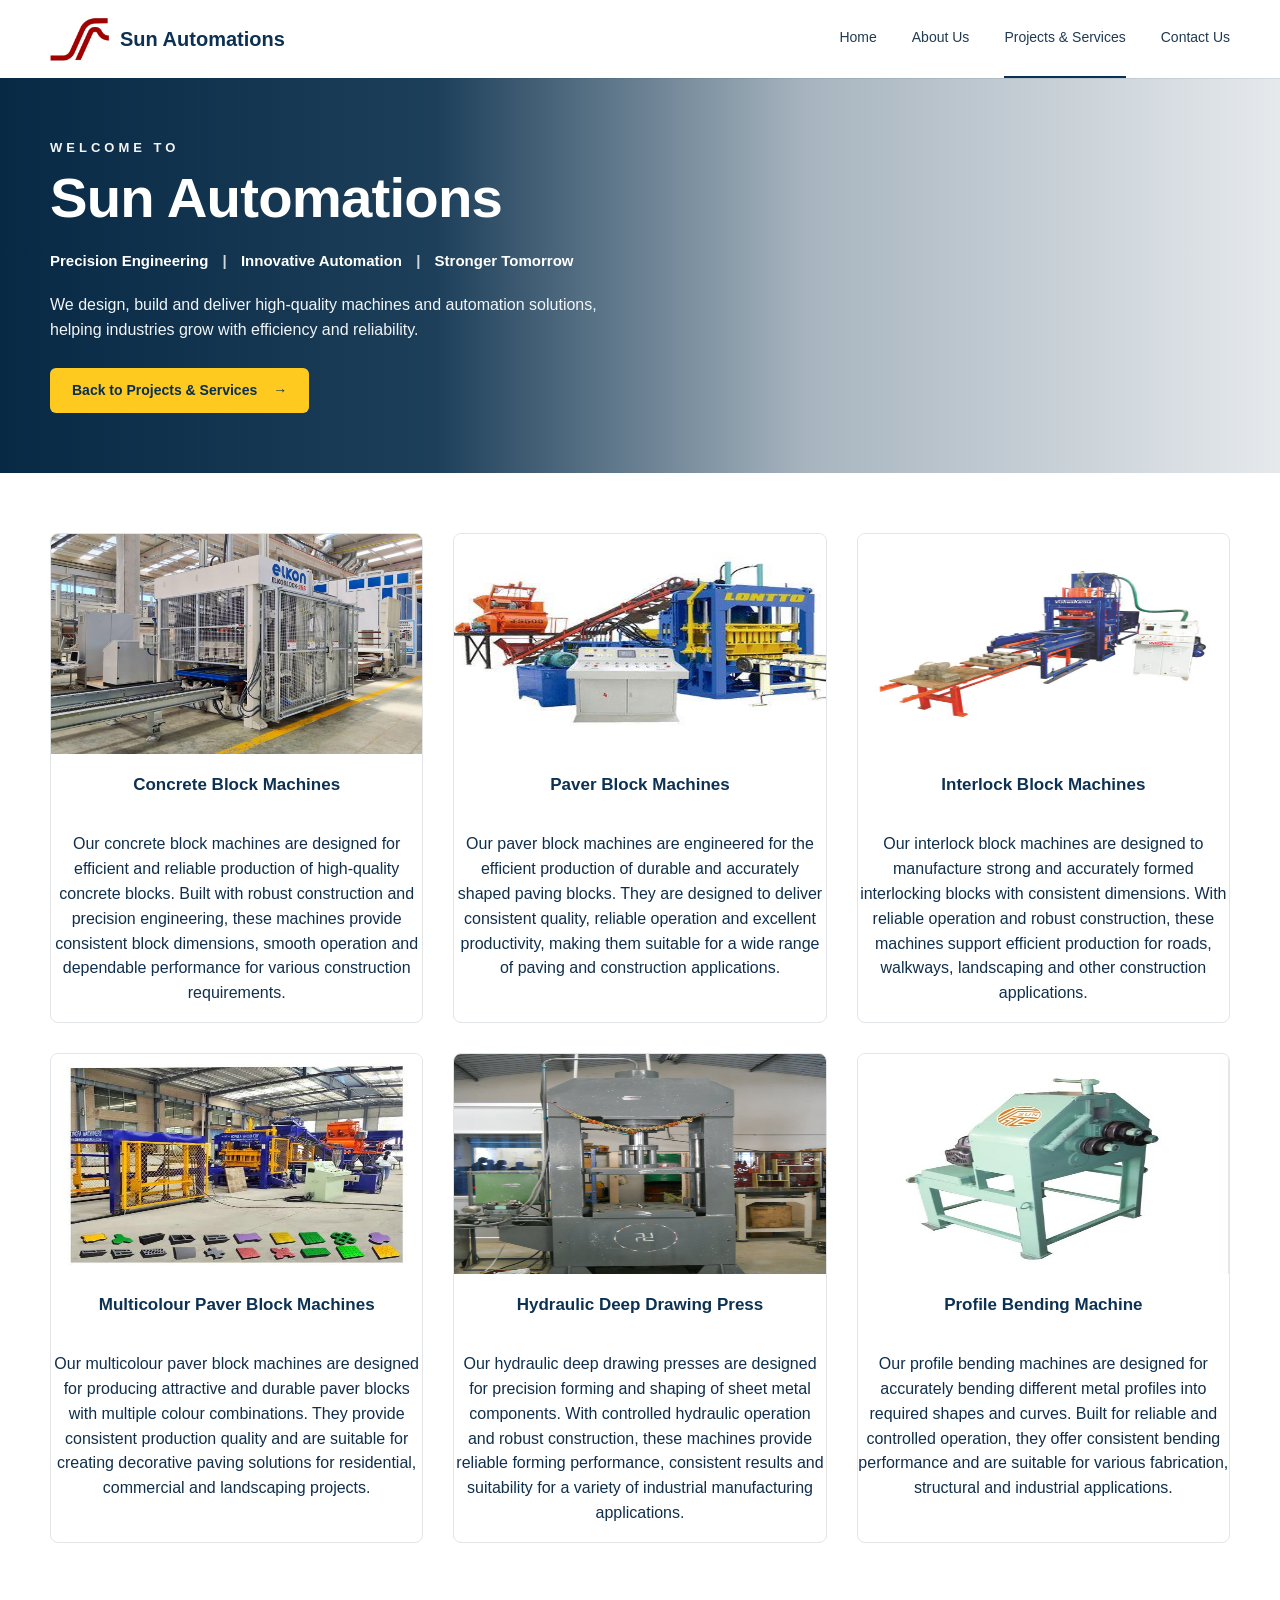
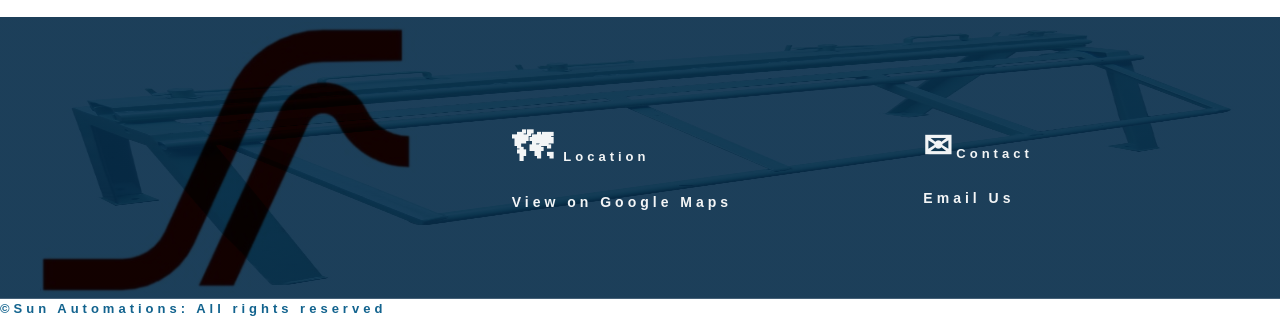
<file: Machines.html>
<!DOCTYPE html>
<html lang="en">
<head>
  <meta charset="UTF-8" />
  <meta name="viewport" content="width=device-width, initial-scale=1.0" />
  <meta name="description" content="Sun Automations" />
  <title>Machines | Sun Automations</title>
  <link rel="stylesheet" href="./style.css" />
</head>
<body>
  <header class="site-header">
    <div class="container nav-wrap">
      <a class="brand" href="#home" aria-label="Sun Automations home">
        <span class="brand-item">
          <span class="logo" aria-hidden="true"><img src="./Assets/Logo.jpeg" alt="Logo icon" /></span>
          <span>Sun Automations</span>
        </span>
      </a>

      <button class="menu-toggle" aria-label="Toggle navigation" aria-expanded="false">☰</button>
      <nav class="main-nav" aria-label="Main navigation">
        <a href="./index.html">Home</a>
        <a href="./about.html">About Us</a>
        <a class="active" href="./projects.html">Projects &amp; Services</a>
        <a href="./contact.html">Contact Us</a>
      </nav>
    </div>
  </header>
    <main>
        <section id="home" class="home">
      <div class="container hero-content">
        <div class="hero-copy">
          <p class="eyebrow light">WELCOME TO</p>
          <h1>Sun Automations</h1>
          <p class="tagline">Precision Engineering <span>|</span> Innovative Automation <span>|</span> Stronger Tomorrow</p>
          <p class="hero-description">We design, build and deliver high-quality machines and automation solutions, helping industries grow with efficiency and reliability.</p>
          <a class="btn btn-primary" href="./projects.html">Back to Projects &amp; Services <span>→</span></a>
        </div>
      </div>
      </section>
      <section class="products-section">
    <div class="container">

        <div class="products-grid">

            <div class="product-card">
                <img src="./Assets/Machines/concrete.jfif" alt="Concrete Block Machines">
                <h3>Concrete Block Machines</h3>
                <p> Our concrete block machines are designed for efficient and reliable production of high-quality concrete blocks. Built with robust construction and precision engineering, these machines provide consistent block dimensions, smooth operation and dependable performance for various construction requirements.</p>
            </div>

            <div class="product-card">
                <img src="./Assets/Machines/paver.jfif" alt="Paver Block Machines">
                <h3>Paver Block Machines</h3>
                <p>Our paver block machines are engineered for the efficient production of durable and accurately shaped paving blocks. They are designed to deliver consistent quality, reliable operation and excellent productivity, making them suitable for a wide range of paving and construction applications.</p>
            </div>

            <div class="product-card">
                <img src="./Assets/Machines/interlock.jfif" alt="Interlock Block Machines">
                <h3>Interlock Block Machines</h3>
                <p>Our interlock block machines are designed to manufacture strong and accurately formed interlocking blocks with consistent dimensions. With reliable operation and robust construction, these machines support efficient production for roads, walkways, landscaping and other construction applications.</p>
            </div>

            <div class="product-card">
                <img src="./Assets/Machines/multicolor.jfif" alt="Multicolour Paver Block Machines">
                <h3>Multicolour Paver Block Machines</h3>
                <p>Our multicolour paver block machines are designed for producing attractive and durable paver blocks with multiple colour combinations. They provide consistent production quality and are suitable for creating decorative paving solutions for residential, commercial and landscaping projects.</p>
            </div>

            <div class="product-card">
                <img src="./Assets/Machines/hydraulic.jpeg" alt="Hydraulic Deep Drawing Press">
                <h3>Hydraulic Deep Drawing Press</h3>
                <p>Our hydraulic deep drawing presses are designed for precision forming and shaping of sheet metal components. With controlled hydraulic operation and robust construction, these machines provide reliable forming performance, consistent results and suitability for a variety of industrial manufacturing applications.</p>
            </div>
            <div class="product-card">
                <img src="./Assets/Machines/profile.jpeg" alt="Profile Bending Machine">
                <h3>Profile Bending Machine</h3>
                <p>Our profile bending machines are designed for accurately bending different metal profiles into required shapes and curves. Built for reliable and controlled operation, they offer consistent bending performance and are suitable for various fabrication, structural and industrial applications.</p>
            </div>
        </div>

    </div>
</section>
  </main>
  <footer>
  <section id="home" class="footer">
    <div class="footer-overlay"></div>
  <div class="footer-section footer-brand">
    <img src="./Assets/Logo.jpeg" alt="Sun Automations Logo" class="footer-logo" />
  </div>
  <div class="footer-section">
    <h3 class="eyebrow light"><span style='font-size:40px;'>&#128506;</span> Location</h3>
    <p class="eyebrow light"> <a href="https://maps.app.goo.gl/ydB1p9qRb4KfrKTp9?g_st=aw" target="_blank" rel="Company Location">View on Google Maps</a></p>
  </div>

  <div class="footer-section">
    <h3 class="eyebrow light"><span style='font-size:35px;'> ✉</span>Contact </h3>
    <p class="eyebrow light">
  <a href="https://mail.google.com/mail/?view=cm&fs=1&to=sunautomats@gmail.com"
     target="_blank">Email Us </a>
</p>
  </div>

  </section><p class="eyebrow">©Sun Automations: All rights reserved</p>
</footer>
<script>
    const toggle = document.querySelector('.menu-toggle');
    const nav = document.querySelector('.main-nav');
    toggle.addEventListener('click', () => {
      const open = nav.classList.toggle('open');
      toggle.setAttribute('aria-expanded', open);
    });
    nav.querySelectorAll('a').forEach(link => link.addEventListener('click', () => nav.classList.remove('open')));
  </script>
</body>
</html>
</file>
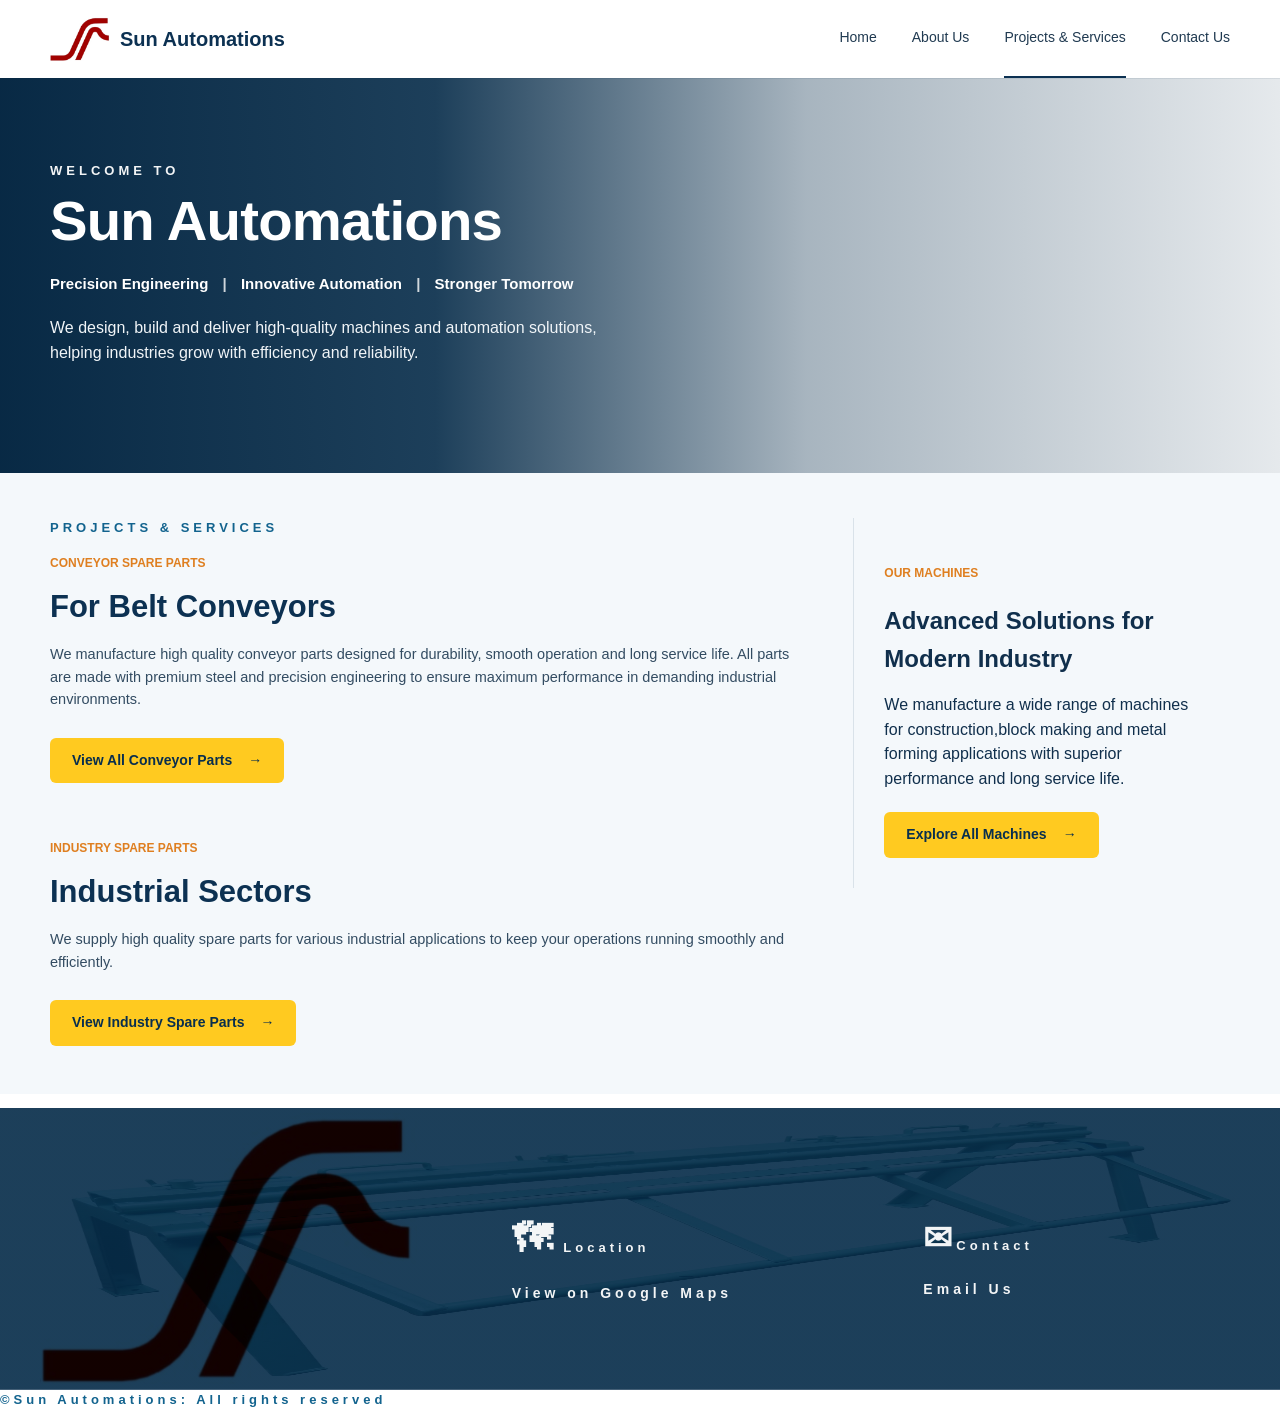
<file: projects.html>
<!DOCTYPE html>
<html lang="en">
<head>
  <meta charset="UTF-8" />
  <meta name="viewport" content="width=device-width, initial-scale=1.0" />
  <meta name="description" content="Sun Automations" />
  <title>Projects & Services | Sun Automations</title>
  <link rel="stylesheet" href="./style.css" />
</head>
<body>
  <header class="site-header">
    <div class="container nav-wrap">
      <a class="brand" href="#home" aria-label="Sun Automations home">
        <span class="brand-item">
          <span class="logo" aria-hidden="true"><img src="./Assets/Logo.jpeg" alt="Logo icon" /></span>
          <span>Sun Automations</span>
        </span>
      </a>

      <button class="menu-toggle" aria-label="Toggle navigation" aria-expanded="false">☰</button>
      <nav class="main-nav" aria-label="Main navigation">
        <a href="./index.html">Home</a>
        <a href="./about.html">About Us</a>
        <a class="active" href="./projects.html">Projects &amp; Services</a>
        <a href="./contact.html">Contact Us</a>
      </nav>
    </div>
  </header>
    <main>
        <section id="home" class="home">
      <div class="container hero-content">
        <div class="hero-copy">
          <p class="eyebrow light">WELCOME TO</p>
          <h1>Sun Automations</h1>
          <p class="tagline">Precision Engineering <span>|</span> Innovative Automation <span>|</span> Stronger Tomorrow</p>
          <p class="hero-description">We design, build and deliver high-quality machines and automation solutions, helping industries grow with efficiency and reliability.</p>
        </div>
      </div>
      </section>
      <section id="about" class="story section">

    <div class="container story-layout">

        <!-- LEFT SIDE -->
        <div class="story-left">

            <div class="story-copy">
                <p class="eyebrow">PROJECTS &amp; SERVICES</p>

                <h4 style="font-size: 12px; color: rgba(221, 118, 16, 0.934);">
                    CONVEYOR SPARE PARTS
                </h4>

                <h2>For Belt Conveyors</h2>

                <p>
                    We manufacture high quality conveyor parts designed for
                    durability, smooth operation and long service life.
                    All parts are made with premium steel and precision
                    engineering to ensure maximum performance in demanding
                    industrial environments.
                </p>

                <a class="btn btn-primary" href="./conveyor.html">
                    View All Conveyor Parts <span>→</span>
                </a>
            </div>


            <div class="story-copy">
                <h4 style="font-size: 12px; color: rgba(221, 118, 16, 0.934);">
                    INDUSTRY SPARE PARTS
                </h4>

                <h2>Industrial Sectors</h2>

                <p>
                    We supply high quality spare parts for various industrial
                    applications to keep your operations running smoothly
                    and efficiently.
                </p>

                <a class="btn btn-primary" href="./Industry.html">
                    View Industry Spare Parts <span>→</span>
                </a>
            </div>

        </div>


        <!-- RIGHT SIDE -->
        <div class="story-right">

            <h4 style="font-size: 12px; color: rgba(221, 118, 16, 0.934);">OUR MACHINES</h4>

            <h2>Advanced Solutions for Modern Industry</h2>

            <p>
                We manufacture a wide range of machines for construction,block making and metal forming applications with superior performance and long service life.
            </p>

            <a class="btn btn-primary" href="./Machines.html">
                Explore All Machines <span>→</span>
            </a>

        </div>

    </div>

</section>
  </main>
  <footer>
  <section id="home" class="footer">
    <div class="footer-overlay"></div>
  <div class="footer-section footer-brand">
    <img src="./Assets/Logo.jpeg" alt="Sun Automations Logo" class="footer-logo" />
  </div>
  <div class="footer-section">
    <h3 class="eyebrow light"><span style='font-size:40px;'>&#128506;</span> Location</h3>
    <p class="eyebrow light"> <a href="https://maps.app.goo.gl/ydB1p9qRb4KfrKTp9?g_st=aw" target="_blank" rel="Company Location">View on Google Maps</a></p>
  </div>

  <div class="footer-section">
    <h3 class="eyebrow light"><span style='font-size:35px;'> ✉</span>Contact </h3>
    <p class="eyebrow light">
  <a href="https://mail.google.com/mail/?view=cm&fs=1&to=sunautomats@gmail.com"
     target="_blank">Email Us </a>
</p>
  </div>

  </section><p class="eyebrow">©Sun Automations: All rights reserved</p>
</footer>
<script>
    const toggle = document.querySelector('.menu-toggle');
    const nav = document.querySelector('.main-nav');
    toggle.addEventListener('click', () => {
      const open = nav.classList.toggle('open');
      toggle.setAttribute('aria-expanded', open);
    });
    nav.querySelectorAll('a').forEach(link => link.addEventListener('click', () => nav.classList.remove('open')));
  </script>
</body>
</html>
</file>
<file: style.css>
:root {
  --navy: #0c3152;
  --navy-deep: #062746;
  --blue: #0c4c7b;
  --sky: #eaf3f9;
  --text: #102f4c;
  --muted: #53677a;
  --yellow: #ffca20;
  --white: #fff;
  --line: #d9e2e9;
  --radius: 7px;
  --shadow: 0 10px 30px rgba(10, 42, 69, .08);
}

* { box-sizing: border-box; }
html { scroll-behavior: smooth; }
body { margin: 0; font-family: Arial, Helvetica, sans-serif; color: var(--text); background: #fff; line-height: 1.55; }
a { color: inherit; text-decoration: none; }
img { max-width: 100%; display: block; }
.container { width: min(1180px, calc(100% - 72px)); margin: 0 auto; }

.site-header { height: 78px; background: #fff; position: sticky; top: 0; z-index: 20; box-shadow: 0 1px 0 rgba(8, 37, 61, .08); }
.nav-wrap { height: 100%; display: flex; align-items: center; justify-content: space-between; gap: 32px; }
.brand { display: flex; align-items: center; gap: 17px; font-weight: 700; font-size: 20px; color: var(--navy); white-space: nowrap; }
.brand-item { display: flex; align-items: center; gap: 10px; }
.logo { width: 60px; height: 50px; display: grid; place-items: center; font-size: 35px; color: var(--navy); line-height: 1; }
.main-nav { display: flex; align-items: center; gap: 35px; font-size: 14px; color: #203a51; height: 100%; }
.main-nav a { height: 100%; display: grid; place-items: center; border-bottom: 2px solid transparent; }
.main-nav a:hover, .main-nav a.active { border-color: var(--navy); }
.menu-toggle { display: none; border: 0; background: transparent; font-size: 26px; color: var(--navy); }

.hero { position: relative; background: var(--navy-deep);
    background-image: url("./Assets/Background.jpeg");
    background-size: 100% 100%;
    background-position: center;
    background-repeat: no-repeat; color: #fff; }
.home { position: relative;inset: 0;  background: linear-gradient(90deg, rgba(3, 37, 65, .98) 0%, rgba(4, 42, 72, .9) 34%, rgba(4, 42, 72, .35) 63%, rgba(4, 42, 72, .1) 100%); color: #fff;}
.hero-overlay { position: absolute; inset: 0; background: linear-gradient(90deg, rgba(3, 37, 65, .98) 0%, rgba(4, 42, 72, .9) 34%, rgba(4, 42, 72, .35) 63%, rgba(4, 42, 72, .1) 100%); }
.hero-content { position: relative; min-height: 395px; display: flex; align-items: center; }
.hero-copy { width: 55%; padding: 35px 0; }
.eyebrow { margin: 0 0 10px; color: #12638e; letter-spacing: 4px; font-size: 13px; font-weight: 700; }
.eyebrow.light { color: #fff; opacity: .95; }
h1 { font-size: clamp(40px, 4.4vw, 59px); line-height: 1.08; margin: 0 0 20px; letter-spacing: -.8px; }
.tagline { font-weight: 700; font-size: 15px; margin: 0 0 21px; }
.tagline span { margin: 0 10px; opacity: .8; }
.hero-description { max-width: 590px; margin: 0 0 25px; font-size: 16px; color: #f1f5f8; }
.btn { display: inline-flex; align-items: center; gap: 16px; padding: 12px 22px; border-radius: 6px; font-weight: 700; font-size: 14px; }
.btn-primary { background: var(--yellow); color: #082e4e; }
.btn-primary:hover { filter: brightness(.96); transform: translateY(-2px); }

.section { padding: 45px 0 48px; }
.story { background: #f4f8fb; }
.story-grid { display: grid; grid-template-columns: 1.25fr .9fr .85fr; gap: 34px; align-items: stretch; }
.story-copy h2, .placeholder-section h2 { margin: 0 0 18px; font-size: 31px; line-height: 1.18; color: var(--navy); }
.story-copy > p:not(.eyebrow):not(.signature-quote) { margin: 0 0 27px; color: #334c62; font-size: 14.5px; }
.story-points { display: grid; gap: 18px; }
.story-point { display: grid; grid-template-columns: 42px 1fr; gap: 15px; align-items: start; }
.icon-circle, .fact-icon { width: 42px; height: 42px; border-radius: 50%; background: var(--navy); color: #fff; display: grid; place-items: center; font-weight: 700; flex: 0 0 auto; }
.story-point h3, .fact h3, .contact-item h3 { margin: 0 0 3px; font-size: 14px; }
.story-point p, .fact p, .contact-item p { margin: 0; font-size: 13px; color: #3c5266; }
.signature-quote { margin: 28px 0 0; font-family: Georgia, serif; font-style: italic; font-size: 17px; color: #23455f; }
.founder-card { background: #e8f2f8; border: 1px solid #dce8ef; border-radius: 7px; padding: 15px; box-shadow: var(--shadow); }
.founder-card img { width: 100%; height: 275px; object-fit: cover; object-position: center top; border-radius: 4px; }
.founder-card blockquote { margin: 22px 6px 10px; font-family: Georgia, serif; font-size: 15px; line-height: 1.6; font-style: italic; color: #203f58; }
.quote-author { margin: 0 6px; font-weight: 700; font-size: 14px; }
.quote-role { margin: 0 6px; color: #53677a; font-size: 12px; }
.facts { background: #fff; border-radius: 7px; overflow: hidden; }
.fact { min-height: 120px; padding: 22px; display: grid; grid-template-columns: 46px 1fr; gap: 16px; align-items: start; border-bottom: 1px solid var(--line); }
.fact:last-child { border-bottom: 0; }
.fact-icon { width: 46px; height: 46px; font-size: 19px; }
.fact h3 { color: var(--navy); font-size: 15px; }
.fact p { line-height: 1.5; }

.image-slider {
    position: relative;
    width: 100%;
    height: 400px;
    overflow: hidden;
}

.image-slider img {
    position: absolute;
    width: 100%;
    height: 100%;
    object-fit: contain;
    opacity: 0;
    animation: imageLoop 16s infinite;
    mix-blend-mode: multiply;
}

.image-slider img:nth-child(1) {
    animation-delay: 0s;
}

.image-slider img:nth-child(2) {
    animation-delay: 4s;
}

.image-slider img:nth-child(3) {
    animation-delay: 8s;
}

.image-slider img:nth-child(4) {
    animation-delay: 12s;
}

@keyframes imageLoop {
    0% {
        opacity: 0;
    }

    8% {
        opacity: 0;
    }

    30% {
        opacity: 1;
    }

    38% {
        opacity: 0;
    }

    100% {
        opacity: 0;
    }
}


.footer-overlay { position: absolute; inset: 0; background: linear-gradient(90deg, rgba(4, 42, 72, .9) 100%, rgba(4, 42, 72, .9) 43%, rgba(4, 42, 72, .35) 74%, rgba(4, 42, 72, .1) 100%); }


.footer {
  display: flex; 
  justify-content: space-between; 
  gap: 35px; 
  align-items: center;  
  border-bottom: 1px solid rgba(255,255,255,.25);
  background: #072b49; 
  color: #f8f5f5;
  padding: 5px 40px;
  margin: 14px 0 0;
  position: relative; 
  background-image: url("./Assets/footer.jpeg");
  background-size: 100% 100%;
  background-position: center;
  background-repeat: no-repeat; 
}

.footer-section {
  flex: 1;
}

.footer-section h3 {
  padding-left: 60px;
  margin: 14px 0 0;
}

.footer-section p {
  padding-left: 60px;
  margin: 14px 0 0;
  font-size: 14px;
}

.footer-logo {
    mix-blend-mode: multiply;
    
}

@media (max-width: 600px) {
  footer {
    flex-direction: column;
  }
}

@media (max-width: 900px) {
  .container { width: min(100% - 40px, 760px); }
  .main-nav { position: absolute; top: 78px; left: 0; right: 0; height: auto; display: none; flex-direction: column; align-items: stretch; gap: 0; background: #fff; box-shadow: 0 10px 20px rgba(0,0,0,.1); }
  .main-nav.open { display: flex; }
  .main-nav a { height: auto; padding: 15px 20px; border-bottom: 1px solid #edf0f3; }
  .menu-toggle { display: block; }
  .story-grid { grid-template-columns: 1fr 1fr; }
  .facts { grid-column: 1 / -1; display: grid; grid-template-columns: 1fr 1fr; }
  .fact:nth-child(odd) { border-right: 1px solid var(--line); }
  .fact { min-height: 105px; }
  .contact-grid { grid-template-columns: 1fr 1fr; gap: 25px 0; }
  .contact-item:nth-child(2) { border-right: 0; }
  .footer-top { flex-direction: column; align-items: flex-start; }
}

@media (max-width: 650px) {
  .container { width: min(100% - 28px, 520px); }
  .site-header { height: 70px; }
  .main-nav { top: 70px; }
  .brand { font-size: 15px; gap: 8px; }
  .brand-item { gap: 5px; }
  .brand-divider { height: 23px; }
  .logo { width: 28px; height: 28px; font-size: 25px; }
  .hero, .hero-content { min-height: 590px; }
  .hero-photo { object-position: 73% center; }
  .hero-overlay { background: linear-gradient(90deg, rgba(3,37,65,.98), rgba(4,42,72,.75) 65%, rgba(4,42,72,.3)); }
  .hero-copy { width: 100%; align-self: flex-start; padding-top: 75px; }
  h1 { font-size: 39px; }
  .tagline { font-size: 13px; line-height: 1.8; }
  .hero-description { font-size: 14px; }
  .founder-badge { bottom: 20px; right: 14px; }
  .section { padding: 38px 0; }
  .story-grid { grid-template-columns: 1fr; }
  .founder-card { order: 2; }
  .facts { order: 3; grid-template-columns: 1fr; }
  .fact:nth-child(odd) { border-right: 0; }
  .fact { min-height: auto; }
  .contact-grid { grid-template-columns: 1fr; }
  .contact-item, .contact-item:first-child { padding: 0; border-right: 0; }
  .footer-nav { flex-wrap: wrap; }
  .footer-bottom { flex-direction: column; align-items: flex-start; }
}


/* =========================
   CONTACT PAGE
   ========================= */

.contact-page {
    padding: 60px 0;
}

.contact-heading {
    text-align: center;
    margin-bottom: 40px;
}

.contact-heading h1 {
    margin-bottom: 10px;
}

.contact-heading p {
    color: #666;
    font-size: 16px;
}

.contact-form {
    max-width: 700px;
    margin: 0 auto;
}

.form-group {
    margin-bottom: 20px;
}

.form-group label {
    display: block;
    margin-bottom: 7px;
    font-weight: 600;
}

.form-group input,
.form-group select,
.form-group textarea {
    width: 100%;
    padding: 12px 14px;
    border: 1px solid #d5dbe0;
    border-radius: 5px;
    font-family: inherit;
    font-size: 15px;
    box-sizing: border-box;
    outline: none;
}

.form-group input:focus,
.form-group select:focus,
.form-group textarea:focus {
    border-color: var(--navy);
}

.form-group textarea {
    resize: vertical;
    min-height: 140px;
}

.required {
    color: red;
}

.contact-form button {
    padding: 12px 28px;
    border: none;
    border-radius: 5px;
    background: var(--navy);
    color: white;
    font-size: 16px;
    font-weight: 600;
    cursor: pointer;
}

.contact-form button:hover {
    opacity: 0.9;
}


/* Mobile */

@media (max-width: 650px) {

    .contact-page {
        padding: 40px 0;
    }

    .contact-heading {
        margin-bottom: 30px;
    }

    .contact-form {
        width: 100%;
    }

    .form-group input,
    .form-group select,
    .form-group textarea {
        font-size: 16px;
    }

    .contact-form button {
        width: 100%;
    }

}


/* =========================
   PRODUCTS GRID
   ========================= */

.products-section {
    padding: 60px 0;
}

.products-grid {
    display: grid;
    grid-template-columns: repeat(3, 1fr);
    gap: 30px;
}

.product-card {
    background: #fff;
    border: 1px solid #e1e5e8;
    border-radius: 8px;
    overflow: hidden;
    text-align: center;
    transition: transform 0.2s ease, box-shadow 0.2s ease;
}

.product-card:hover {
    transform: translateY(-4px);
    box-shadow: 0 8px 20px rgba(0, 0, 0, 0.1);
}

.product-card img {
    width: 100%;
    height: 220px;
    object-fit: fit;
    display: block;
}

.product-card h3 {
    margin: 0;
    padding: 18px 12px;
    font-size: 17px;
    color: var(--navy);
}


/* Tablet */
@media (max-width: 900px) {
    .products-grid {
        grid-template-columns: repeat(2, 1fr);
    }
}


/* Mobile */
@media (max-width: 600px) {
    .products-grid {
        grid-template-columns: 1fr;
    }

    .product-card img {
        height: 230px;
    }
}

.story-layout {
    display: grid;
    grid-template-columns: 2fr 1fr;
    gap: 50px;
    align-items: start;
}

.story-left {
    display: grid;
    gap: 40px;
}

.story-right {
    padding: 30px;
    border-left: 1px solid var(--line);
}

.story-right h2 {
    margin-bottom: 15px;
}

.story-right p {
    margin-bottom: 20px;
}

@media (max-width: 800px) {
    .story-layout {
        grid-template-columns: 1fr;
    }

    .story-right {
        border-left: 0;
        border-top: 1px solid var(--line);
        padding: 30px 0 0;
    }
}
</file>
